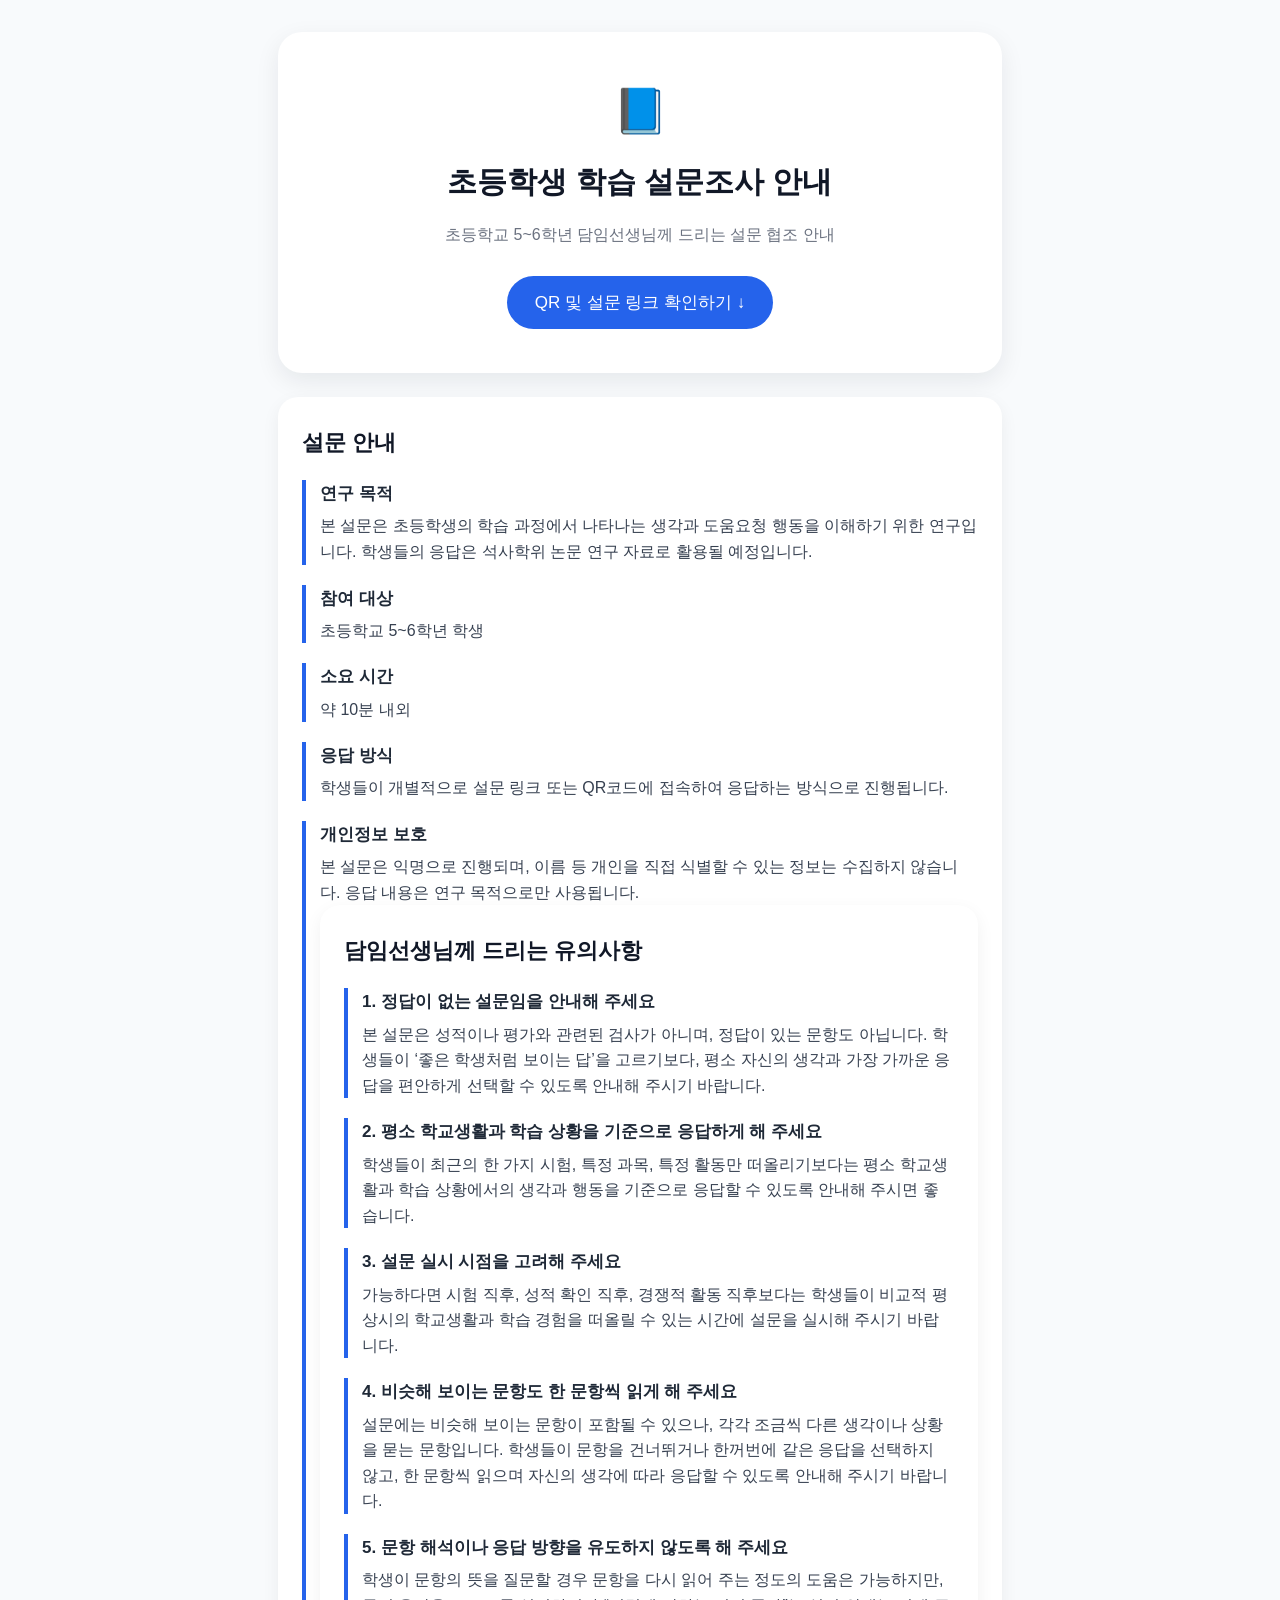
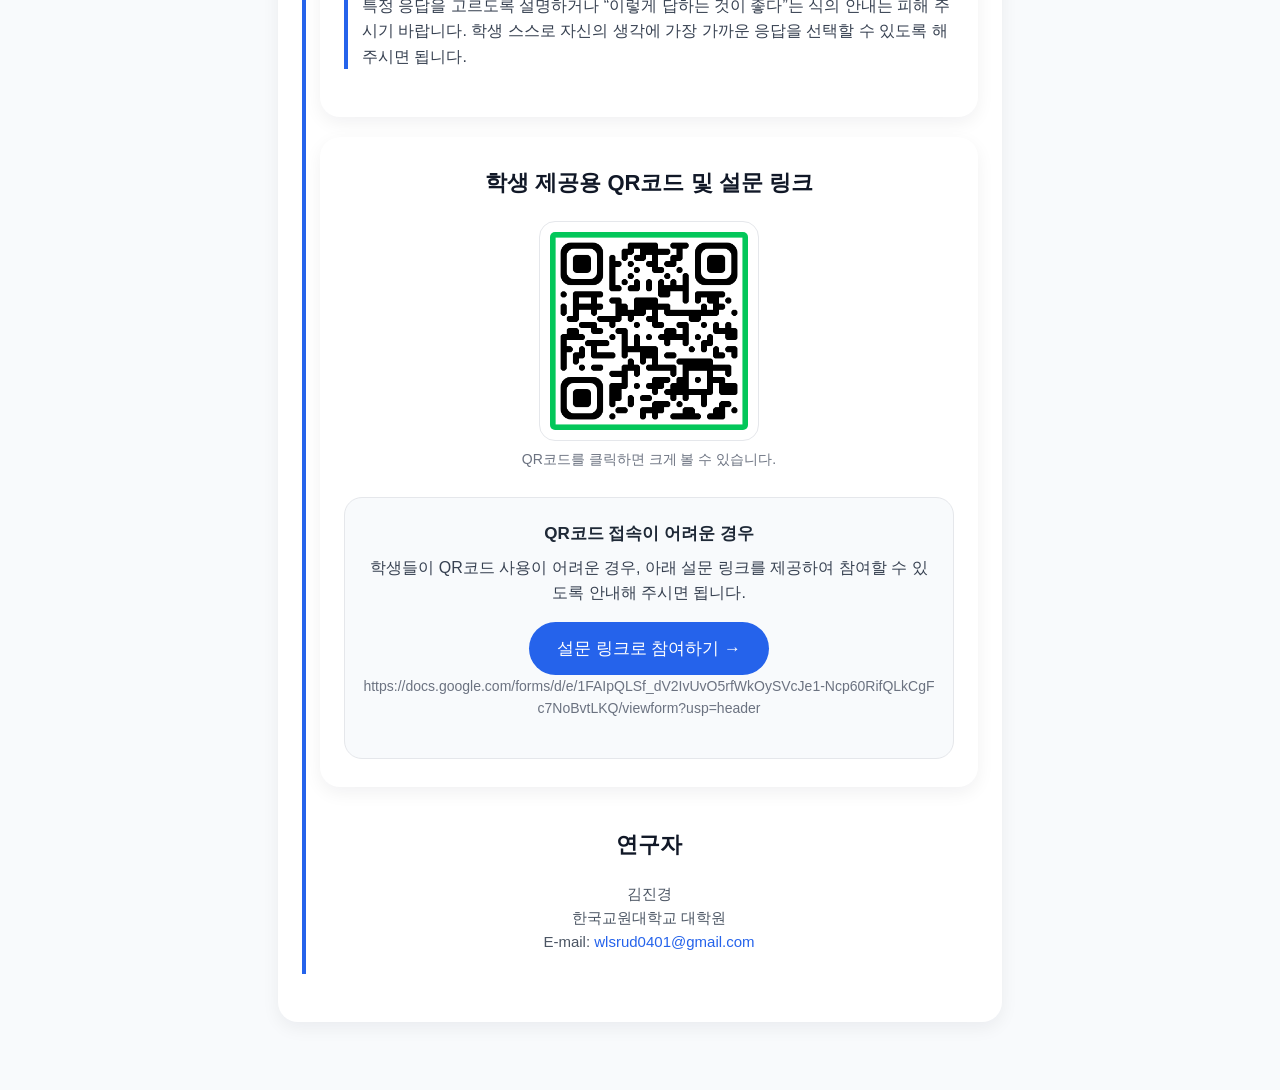
<file: index.html>
<!DOCTYPE html>
<html lang="ko">
<head>
  <meta charset="UTF-8" />
  <meta name="viewport" content="width=device-width, initial-scale=1.0" />
  <title>초등학생 학습 설문조사 안내</title>
  <link rel="stylesheet" href="style.css" />
</head>
<body>
  <main class="container">

    <section class="hero">
      <div class="icon">📘</div>
      <h1>초등학생 학습 설문조사 안내</h1>
      <p class="subtitle">초등학교 5~6학년 담임선생님께 드리는 설문 협조 안내</p>

      <button class="survey-button" onclick="location.href='#survey-access'">
  QR 및 설문 링크 확인하기 ↓
</button>
      </button>
    </section>

    <section class="card">
      <h2>설문 안내</h2>

      <div class="info">
        <h3>연구 목적</h3>
        <p>
          본 설문은 초등학생의 학습 과정에서 나타나는 생각과 도움요청 행동을 이해하기 위한 연구입니다.
          학생들의 응답은 석사학위 논문 연구 자료로 활용될 예정입니다.
        </p>
      </div>

      <div class="info">
        <h3>참여 대상</h3>
        <p>초등학교 5~6학년 학생</p>
      </div>

      <div class="info">
        <h3>소요 시간</h3>
        <p>약 10분 내외</p>
      </div>

      <div class="info">
        <h3>응답 방식</h3>
        <p>
          학생들이 개별적으로 설문 링크 또는 QR코드에 접속하여 응답하는 방식으로 진행됩니다.
        </p>
      </div>

      <div class="info">
        <h3>개인정보 보호</h3>
        <p>
          본 설문은 익명으로 진행되며, 이름 등 개인을 직접 식별할 수 있는 정보는 수집하지 않습니다.
          응답 내용은 연구 목적으로만 사용됩니다.
      <section class="card">
  <h2>담임선생님께 드리는 유의사항</h2>

  <div class="info">
    <h3>1. 정답이 없는 설문임을 안내해 주세요</h3>
    <p>
      본 설문은 성적이나 평가와 관련된 검사가 아니며, 정답이 있는 문항도 아닙니다.
      학생들이 ‘좋은 학생처럼 보이는 답’을 고르기보다, 평소 자신의 생각과 가장 가까운 응답을
      편안하게 선택할 수 있도록 안내해 주시기 바랍니다.
    </p>
  </div>

  <div class="info">
    <h3>2. 평소 학교생활과 학습 상황을 기준으로 응답하게 해 주세요</h3>
    <p>
      학생들이 최근의 한 가지 시험, 특정 과목, 특정 활동만 떠올리기보다는
      평소 학교생활과 학습 상황에서의 생각과 행동을 기준으로 응답할 수 있도록 안내해 주시면 좋습니다.
    </p>
  </div>

  <div class="info">
    <h3>3. 설문 실시 시점을 고려해 주세요</h3>
    <p>
      가능하다면 시험 직후, 성적 확인 직후, 경쟁적 활동 직후보다는
      학생들이 비교적 평상시의 학교생활과 학습 경험을 떠올릴 수 있는 시간에 설문을 실시해 주시기 바랍니다.
    </p>
  </div>

  <div class="info">
    <h3>4. 비슷해 보이는 문항도 한 문항씩 읽게 해 주세요</h3>
    <p>
      설문에는 비슷해 보이는 문항이 포함될 수 있으나, 각각 조금씩 다른 생각이나 상황을 묻는 문항입니다.
      학생들이 문항을 건너뛰거나 한꺼번에 같은 응답을 선택하지 않고,
      한 문항씩 읽으며 자신의 생각에 따라 응답할 수 있도록 안내해 주시기 바랍니다.
    </p>
  </div>

  <div class="info">
    <h3>5. 문항 해석이나 응답 방향을 유도하지 않도록 해 주세요</h3>
    <p>
      학생이 문항의 뜻을 질문할 경우 문항을 다시 읽어 주는 정도의 도움은 가능하지만,
      특정 응답을 고르도록 설명하거나 “이렇게 답하는 것이 좋다”는 식의 안내는 피해 주시기 바랍니다.
      학생 스스로 자신의 생각에 가장 가까운 응답을 선택할 수 있도록 해 주시면 됩니다.
    </p>
  </div>
</section>

    <section class="card qr-section" id="survey-access">
  <h2>학생 제공용 QR코드 및 설문 링크</h2>

  <a href="qr.html" target="_blank">
    <img src="qr.png" alt="설문 QR코드" class="qr-img" />
  </a>

  <p class="small-text">
    QR코드를 클릭하면 크게 볼 수 있습니다.
  </p>

  <div class="link-box">
    <h3>QR코드 접속이 어려운 경우</h3>
    <p>
      학생들이 QR코드 사용이 어려운 경우, 아래 설문 링크를 제공하여 참여할 수 있도록 안내해 주시면 됩니다.
    </p>

    <button class="survey-button" onclick="openSurvey()">
      설문 링크로 참여하기 →
    </button>

    <p class="url-text">
      https://docs.google.com/forms/d/e/1FAIpQLSf_dV2IvUvO5rfWkOySVcJe1-Ncp60RifQLkCgFc7NoBvtLKQ/viewform?usp=header
    </p>
  </div>
</section>

    <section class="researcher">
      <h2>연구자</h2>
      <p>김진경</p>
      <p>한국교원대학교 대학원</p>
     <p>E-mail: <a href="mailto:wlsrud0401@gmail.com">wlsrud0401@gmail.com</a></p>
    </section>

  </main>

  <script src="script.js"></script>
</body>
</html>
</file>
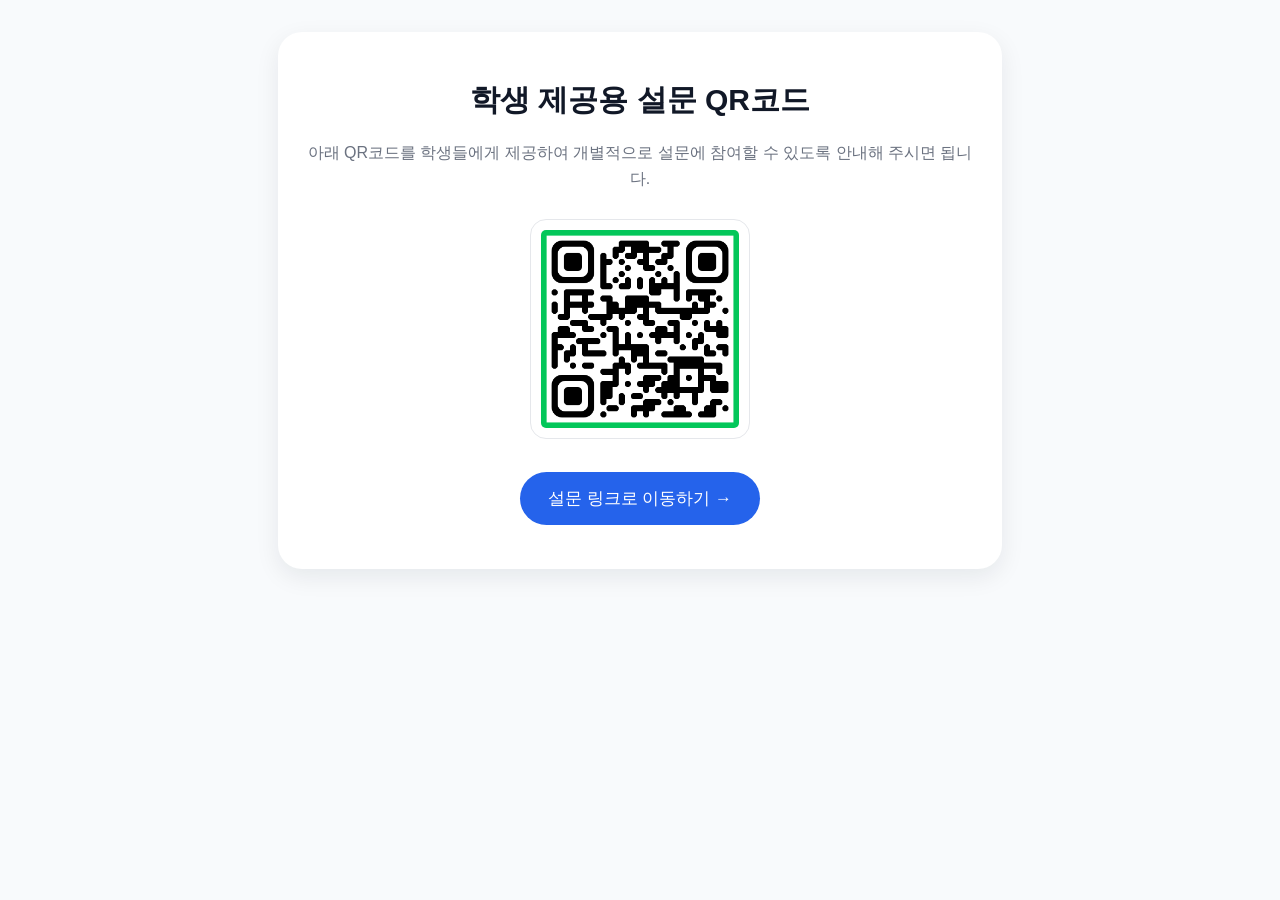
<file: qr.html>
<!DOCTYPE html>
<html lang="ko">
<head>
  <meta charset="UTF-8" />
  <meta name="viewport" content="width=device-width, initial-scale=1.0" />
  <title>설문 QR코드</title>
  <link rel="stylesheet" href="style.css" />
</head>
<body>
  <main class="container">
    <section class="hero">
      <h1>학생 제공용 설문 QR코드</h1>
      <p class="subtitle">
        아래 QR코드를 학생들에게 제공하여 개별적으로 설문에 참여할 수 있도록 안내해 주시면 됩니다.
      </p>

      <img src="qr.png" alt="설문 QR코드" class="qr-img large" />

      <br /><br />

      <button class="survey-button" onclick="openSurvey()">
        설문 링크로 이동하기 →
      </button>
    </section>
  </main>

  <script src="script.js"></script>
</body>
</html>
</file>
<file: style.css>
* {
  box-sizing: border-box;
}

body {
  margin: 0;
  font-family: "Pretendard", "Noto Sans KR", Arial, sans-serif;
  background: #f8fafc;
  color: #374151;
  line-height: 1.6;
}

.container {
  max-width: 760px;
  margin: 0 auto;
  padding: 32px 18px 48px;
}

.hero {
  text-align: center;
  background: white;
  padding: 44px 24px;
  border-radius: 24px;
  box-shadow: 0 8px 24px rgba(15, 23, 42, 0.08);
  margin-bottom: 24px;
}

.icon {
  font-size: 44px;
  margin-bottom: 12px;
}

h1 {
  font-size: 30px;
  color: #111827;
  margin: 0 0 12px;
}

.subtitle {
  font-size: 16px;
  color: #6b7280;
  margin-bottom: 28px;
}

.survey-button {
  border: none;
  background: #2563eb;
  color: white;
  padding: 15px 28px;
  font-size: 17px;
  border-radius: 999px;
  cursor: pointer;
  transition: 0.2s;
}

.survey-button:hover {
  background: #1d4ed8;
  transform: translateY(-2px);
}

.card {
  background: white;
  border-radius: 20px;
  padding: 28px 24px;
  margin-bottom: 20px;
  box-shadow: 0 6px 18px rgba(15, 23, 42, 0.06);
}

h2 {
  font-size: 22px;
  color: #111827;
  margin-top: 0;
  margin-bottom: 20px;
}

.info {
  border-left: 4px solid #2563eb;
  padding-left: 14px;
  margin-bottom: 20px;
}

.info h3 {
  font-size: 17px;
  color: #1f2937;
  margin: 0 0 6px;
}

.info p {
  margin: 0;
}

.qr-section {
  text-align: center;
}

.qr-img {
  width: 220px;
  max-width: 80%;
  border-radius: 16px;
  border: 1px solid #e5e7eb;
  padding: 10px;
  background: white;
  transition: 0.2s;
}

.qr-img:hover {
  transform: scale(1.03);
}

.small-text {
  font-size: 14px;
  color: #6b7280;
}

.researcher {
  text-align: center;
  font-size: 15px;
  color: #4b5563;
  padding: 20px;
}

.researcher a {
  color: #2563eb;
  text-decoration: none;
}

@media (max-width: 600px) {
  .container {
    padding: 20px 14px 36px;
  }

  .hero {
    padding: 36px 18px;
  }

  h1 {
    font-size: 25px;
  }

  .subtitle {
    font-size: 15px;
  }

  .survey-button {
    width: 100%;
  }
}
.link-box {
  margin-top: 26px;
  padding: 22px 18px;
  background: #f8fafc;
  border: 1px solid #e5e7eb;
  border-radius: 18px;
}

.link-box h3 {
  margin-top: 0;
  margin-bottom: 8px;
  font-size: 17px;
  color: #1f2937;
}

.link-box p {
  margin-bottom: 16px;
}

.url-text {
  margin-top: 14px;
  font-size: 14px;
  color: #6b7280;
  word-break: break-all;
}
</file>
